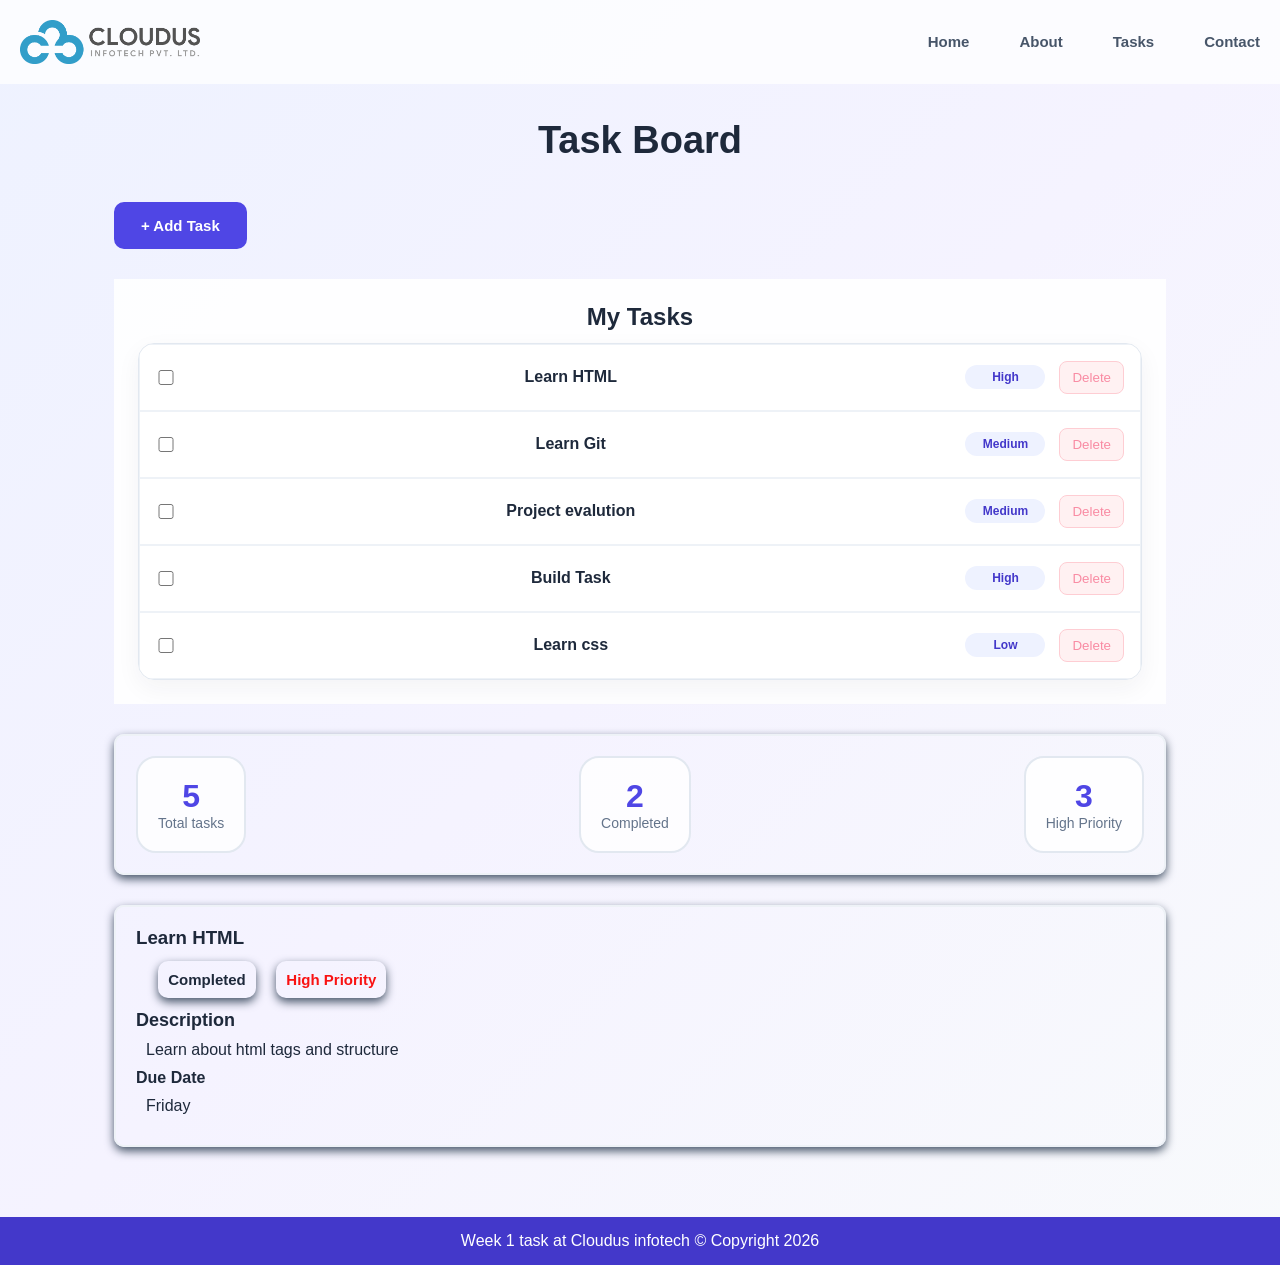
<file: index.html>
<!DOCTYPE html>
<html>
    <head>
        <meta name="viewport" content="width=device-width, initial-scale=1.0">
        <title>Task Board</title>
        <link rel="stylesheet" href="style.css">
    </head>
    <body>
        <nav class="navbar">
            <img src="cloudus_infotech_logo.png" alt="cloudus_infotech_logo">
               <div class="nav-link">
                <a href="/home">Home</a>
                <a href="/about">About</a>
                <a href="form.html">Tasks</a>
                <a href="/contact">Contact</a>
                </div>
        </nav>
    <header>
        <h1>Task Board</h1>
    </header>
    <main>
        <section>
           <a href="form.html" class="add-task">+ Add Task</a>
        </section>
        <section class="mytask">
            <h2>My Tasks</h2>
            <ul>
                <li>
                    <input type="checkbox" id="html">
                    <label>Learn HTML</label>
                    <span>High</span>
                    <button class="dlt-btn">Delete</button>
                </li>
                <li>
                    <input type="checkbox" id="git">
                    <label>Learn Git</label>
                    <span>Medium</span>
                    <button class="dlt-btn">Delete</button>
                </li>
                <li>
                    <input type="checkbox" id="evalution">
                    <label>Project evalution</label>
                    <span>Medium</span>
                    <button class="dlt-btn">Delete</button>
                </li>
                <li>
                    <input type="checkbox" id="task">
                    <label>Build Task</label>
                    <span>High</span>
                    <button class="dlt-btn">Delete</button>
                </li>
                <li>
                    <input type="checkbox" id="css">
                    <label>Learn css</label>
                    <span>Low</span>
                    <button class="dlt-btn">Delete</button>
                </li>
            </ul>
        </section>
        <section>
            <div class="stats-container">
                <div class="stat-card">
                    <span>5</span>
                    <p>Total tasks</p>
                </div>
                <div class="stat-card">
                    <span>2</span>
                    <p>Completed</p>
                </div>
                <div class="stat-card">
                    <span>3</span>
                    <p>High Priority</p>
                </div>
            </div>
        </section>
        <section >
            <div class="task-details">
                <h3>Learn HTML</h3>
                <div class="span-task">
                <span class="Completed">Completed</span>
                <span class="priority">High Priority</span>
                </div>
                <h4>Description</h4>
                <p>Learn about html tags and structure</p>
                <label>Due Date</label>
                <p>Friday</p>
            </div>
        </section>
        </main>
        <footer> Week 1 task at Cloudus infotech &copy; Copyright 2026 </footer>
    </body>
</html>
</file>
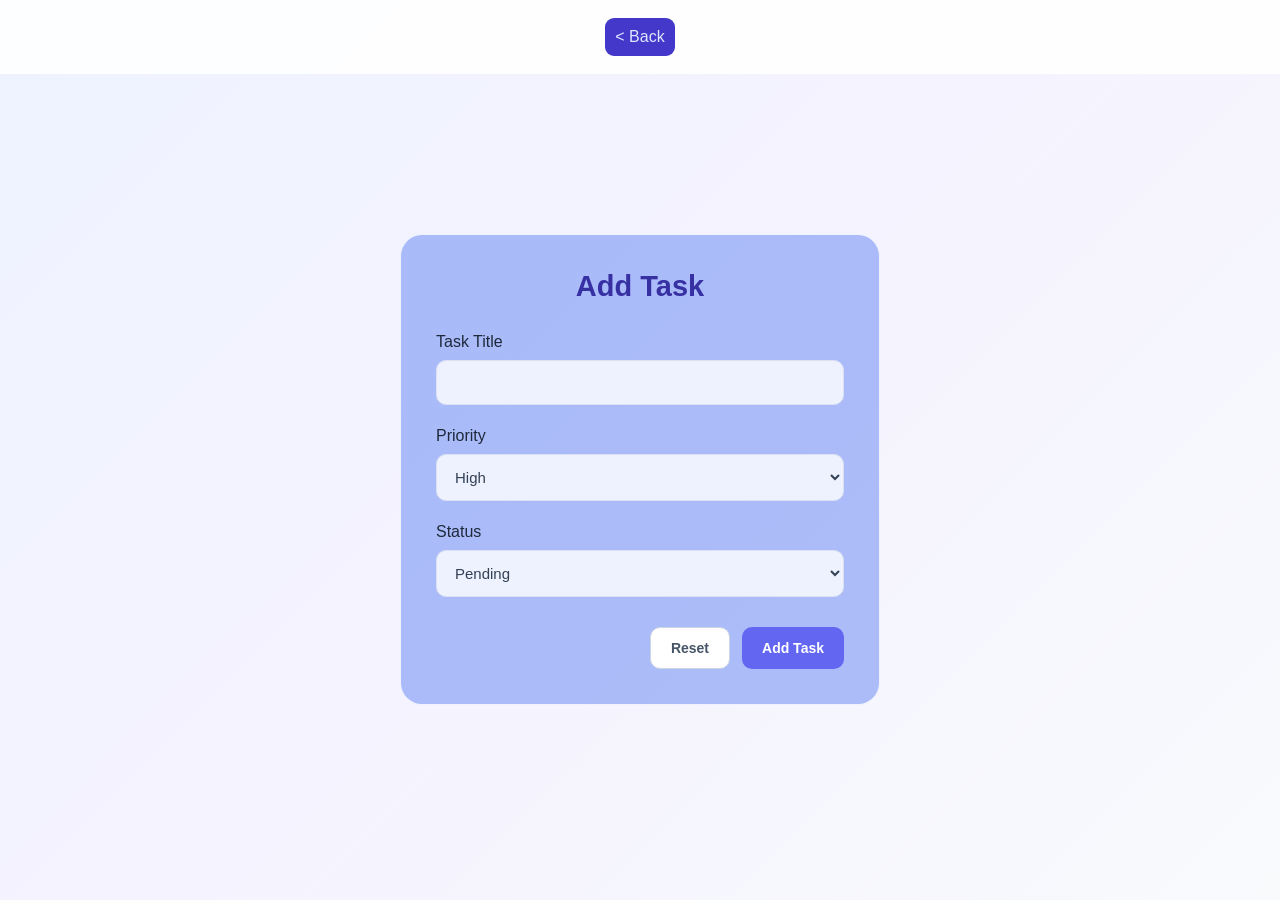
<file: form.html>
<!DOCTYPE html>
<html>
    <head>
        <title>Task Form</title>
        <meta name="viewport" content="width=device-width, initial-scale=1.0">
        <link rel="stylesheet" href="forms_style.css">
    </head>
    <body>
        <nav class="navbar-form">
            <a href="index.html">&lt; Back</a>
        </nav>
        <div class="main">
          <form class="form">
            <h1 class="form-title">Add Task</h1>
                <section class="form-field">
                <label class="label">Task Title</label>
                <input type="text">
                </section>
                <section class="form-field">
                <label class="label">Priority</label>
                <select class="ts-priority">
                    <option>High</option>
                    <option>Medium</option>
                    <option>Low</option>
                </select>
                </section>
                <section class="form-field">
                <label class="label">Status</label>
                <select class="ts-radio">
                    <option>Pending</option>
                    <option>In Progress</option>
                    <option>Completed</option>
                </select>
                </section>
                <section class="form-btn">
                <button type="reset" class="reset">Reset</button>
                <button type="submit" class="submit">Add Task</button>
                </section>
           </form>
        </div>
    </body>
</html>
</file>
<file: style.css>
* {
    margin: 0;
    padding: 0;
    box-sizing: border-box;
}
body{
    width: 100%;
    min-width: 0;
    margin: 0;
    font-family: Arial, Helvetica, sans-serif;
    color: #1e293b;
    background: linear-gradient(135deg, #eef2ff, #f5f3ff, #f8fafc);
    min-height: 100vh;
}
.navbar{
    width: 100%;
    min-width: 0;
    min-height: 0;
    display: flex;
    flex-wrap: wrap;
    gap: 20px;
    justify-content:space-between;
    align-items: center;
    padding: 20px;
    background-color: rgba(255, 255, 255, 0.75);
}
.nav-link{
    min-width: 0;
    max-width: 100%;
    display: flex;
    flex-wrap: wrap;
    justify-content: center;
    gap:50px;
}
.navbar img{
    width: 180px;
    max-width: 100%;
    max-height: 60px;
    object-fit: contain;
}
.navbar a{
    color: #475569;
    text-decoration: none;
    font-size: 15px;
    font-weight: bold;
}
header{
    max-width: 100%;
    align-items: center;
    flex-wrap: wrap;
    text-align: center;
    gap: 15px;
    padding: 35px 20px 20px;
    display: flex;
    justify-content: center;
}
header h1{
    max-width: 100%;
    font-size: 38px;
    font-weight: 800;
}
header p{
    width: 100%;
}
main {
    width: 100%;
    min-width: 0;
    max-width: 1100px;
    margin-inline: auto;
    padding: 20px 24px 40px;
}
main section {
    width: 100%;
    min-width: 0;
    margin-bottom: 30px;
}
main section > h2 {
    margin-bottom: 20px;
    font-size: 24px;
}
.task-header {
    display: flex;
    align-items: center;
    justify-content: space-between;
    flex-wrap: wrap;
    gap: 12px;
    margin-bottom: 20px;
}

main li span {
    padding: 6px 11px;
    border-radius: 20px;
    font-size: 12px;
    font-weight: bold;
    background-color: #eef2ff;
    color: #4338ca;
    white-space: nowrap;
}

.dlt-btn {
    display: inline-flex;
    justify-content: center;
    align-items: center;
    background-color: #fff1f2;
    color: #f98ba3;
    border: 1px solid #fecdd3;
    padding: 8px 12px;
    border-radius: 8px;
    cursor: pointer;
}

.dlt-btn:hover {
    background-color: #f40010;
}

.add-task{
    display: inline-flex;
    align-items: center;
    justify-content: center;
    max-width: 100%;
    border: 5px solid #4f46e5;
    border-radius: 10px;
    text-decoration: none;
    color: white;
    background-color: #4f46e5;
    padding: 10px 22px;
    font-size: 15px;
    font-weight: bold;
}

.mytask{
    width: 100%;
    min-width: 0;
    padding: 24px;
    background: rgba(255, 255, 255, 0.9);
}
.mytask h2{
    display: flex;
    justify-content: center;
    align-items: center;
    margin-bottom: 12px;
}

.mytask ul{
    width: 100%;
    min-width: 0;
    list-style: none;
    background-color: rgba(255, 255, 255, 0.85);
    border: 1px solid #e2e8f0;
    border-radius: 16px;
    display: flex;
    flex-direction: column;
    overflow: hidden;
    justify-content: flex-start;
    box-shadow: 0 8px 25px rgba(31, 41, 55, 0.05);

}
.mytask li{
    width: 100%;
    min-width: 0;
    display: grid;
    align-items: center;
    grid-template-columns: auto 1fr 80px auto;
    justify-content: space-around;
    gap: 14px;
    padding: 16px;
    border: 1px solid #eef2f7;
    flex: 1;
    text-align: center;
}

.mytask label{
    min-width: 0;
    overflow-wrap: anywhere;
    font-weight: 700;
}
.mytask li span {
    display: inline-flex;
    align-items: center;
    justify-content: center;
    max-width: 100%;
    padding: 5px 12px;
    border-radius: 50px;
    font-size: 12px;
    font-weight: 700;
    text-align: center;
    white-space: nowrap;
}

.mytask li input[type=checkbox]{
    height: 15px;
    width: 20px;
    padding: 12px;
}

.stats-container{
    width: 100%;
    min-width: 0;
    display: flex;
    align-items: center;
    justify-content: space-between;
    padding: 20px;
    margin: auto;
    gap: 20px;
    text-align: center;
    border: 2px solid #eef2f7;
    border-radius: 10px;
    box-sizing: border-box;
    box-shadow: 0 4px 10px #475569;
}

.stat-card{
   min-width: 0;
   display: flex;
   flex-direction: column;
   justify-content: center;
   align-items: center;
   border: 2px solid #e2e8f0;
   background-color: rgba(255, 255, 255, 0.85);
   border-radius: 20px;
   padding: 20px;
   text-align: center;
}

.stat-card:hover{
    background-color: rgba(79, 70, 229, 0.12);
}
.stat-card span{
    font-size: 32px;
    font-weight: bold;
    color: #4f46e5;
    display: inline;
}
.stat-card p{
    color: #64748b;
    font-size: 14px;
}
.task-details{
    width: 100%;
    min-width: 0;
    display: grid;
    justify-content: start;
    padding: 20px;
    border: 2px solid #eef2f7;
    border-radius: 10px;
    box-sizing: border-box;
    box-shadow: 0 4px 10px #475569;
}
.span-task{
    display: flex;
    flex-direction: row;
    padding: 12px;
    align-items: center;
    justify-content: space-around;
    min-width: 0;
    flex-wrap: wrap;
}
.task-details span{
    max-width: 100%;
    display: grid;
    flex-direction: column;
    padding: 10px;
    justify-content: space-around;
    cursor: pointer;
    font-size: 15px;
    font-weight: 600;
    border-radius: 10px;
    box-shadow: 0 4px 10px #475569;

}
.Completed:hover{
    background-color: rgb(1, 148, 1);
    color: white;
}
.priority{
    max-width: 100%;
    color: rgb(249, 18, 18);
}
.task-details h4{
    margin-bottom: 0 auto;
    font-size: 18px;
    font-weight: 700;
}
.task-details p{
    font-size: 16px;
    padding: 10px;
}
.task-details label{
    font-weight: bold;
}
footer{
    background-color: #4338ca;
    color: white;
    font-family: Arial, Helvetica, sans-serif;
    font-size: 16px;
    padding: 15px;
    text-align: center;
}
</file>
<file: forms_style.css>
* {
    margin: 0;
    padding: 0;
    box-sizing: border-box;
}
body{
    width: 100%;
    min-width: 0;
    margin: 0;
    font-family: Arial, Helvetica, sans-serif;
    color: #1e293b;
    background: linear-gradient(135deg, #eef2ff, #f5f3ff, #f8fafc);
    min-height: 100vh;
}
h1, h2, p {
    margin-top: 0;
}
h1 {
    color: #312e81;
}
h2 {
    color: #3730a3;
    margin-bottom: 15px;
    
}
.navbar-form{
    display: flex;
    align-items: center;
    justify-content: center;
    flex-wrap: wrap;
    background: rgba(255, 255, 255, 0.9);
    padding: 18px 5%; 
}
.navbar-form a {
    background-color: #4338ca;
    text-decoration: none;
    color: #e0e7ff;
    padding: 10px;
    border-radius: 9px;
    text-align: center;
}
.main {
    width: 100%;
    min-width: 0;
    min-height: 70vh;
    margin-top: 80px;
    display: flex;
    justify-content: center;
    align-items: center;
    padding: 35px 20px;
}
.form {
    width: 100%;
    min-width: 0;
    max-width: 480px;
    padding: 35px;
    background-color: rgba(109, 140, 244, 0.55);
    border: 1px solid rgba(255, 255, 255, 0.8);
    border-radius: 22px;
}
.form-title {
    text-align: center;
    font-size: 29px;
    margin-bottom: 30px;
    color: #3730a3;
}
.form-field {
    min-width: 0;
    display: flex;
    flex-direction: column;
    margin-bottom: 22px;
    gap: 9px;
}
.form-field input[type="text"],
.form-field select {
    width: 100%;
    min-width: 0;
    max-width: 100%;
    padding: 13px 14px;
    border: 1px solid #dbe1f0;
    border-radius: 10px;
    background-color: rgba(255, 255, 255, 0.8);
    color: #334155;
    font-size: 15px;
    outline: none;
}
.form-btn {
    display: flex;
    justify-content: flex-end;
    gap: 12px;
    margin-top: 30px;
}
.form-btn button {
    padding: 12px 20px;
    border-radius: 10px;
    font-size: 14px;
    font-weight: bold;
    
}
.reset {
    background-color: white;
    color: #475569;
    border: 1px solid #cbd5e1;
}
.submit {
    background-color: #6366f1;
    color: white;
    border: none;
}
</file>
